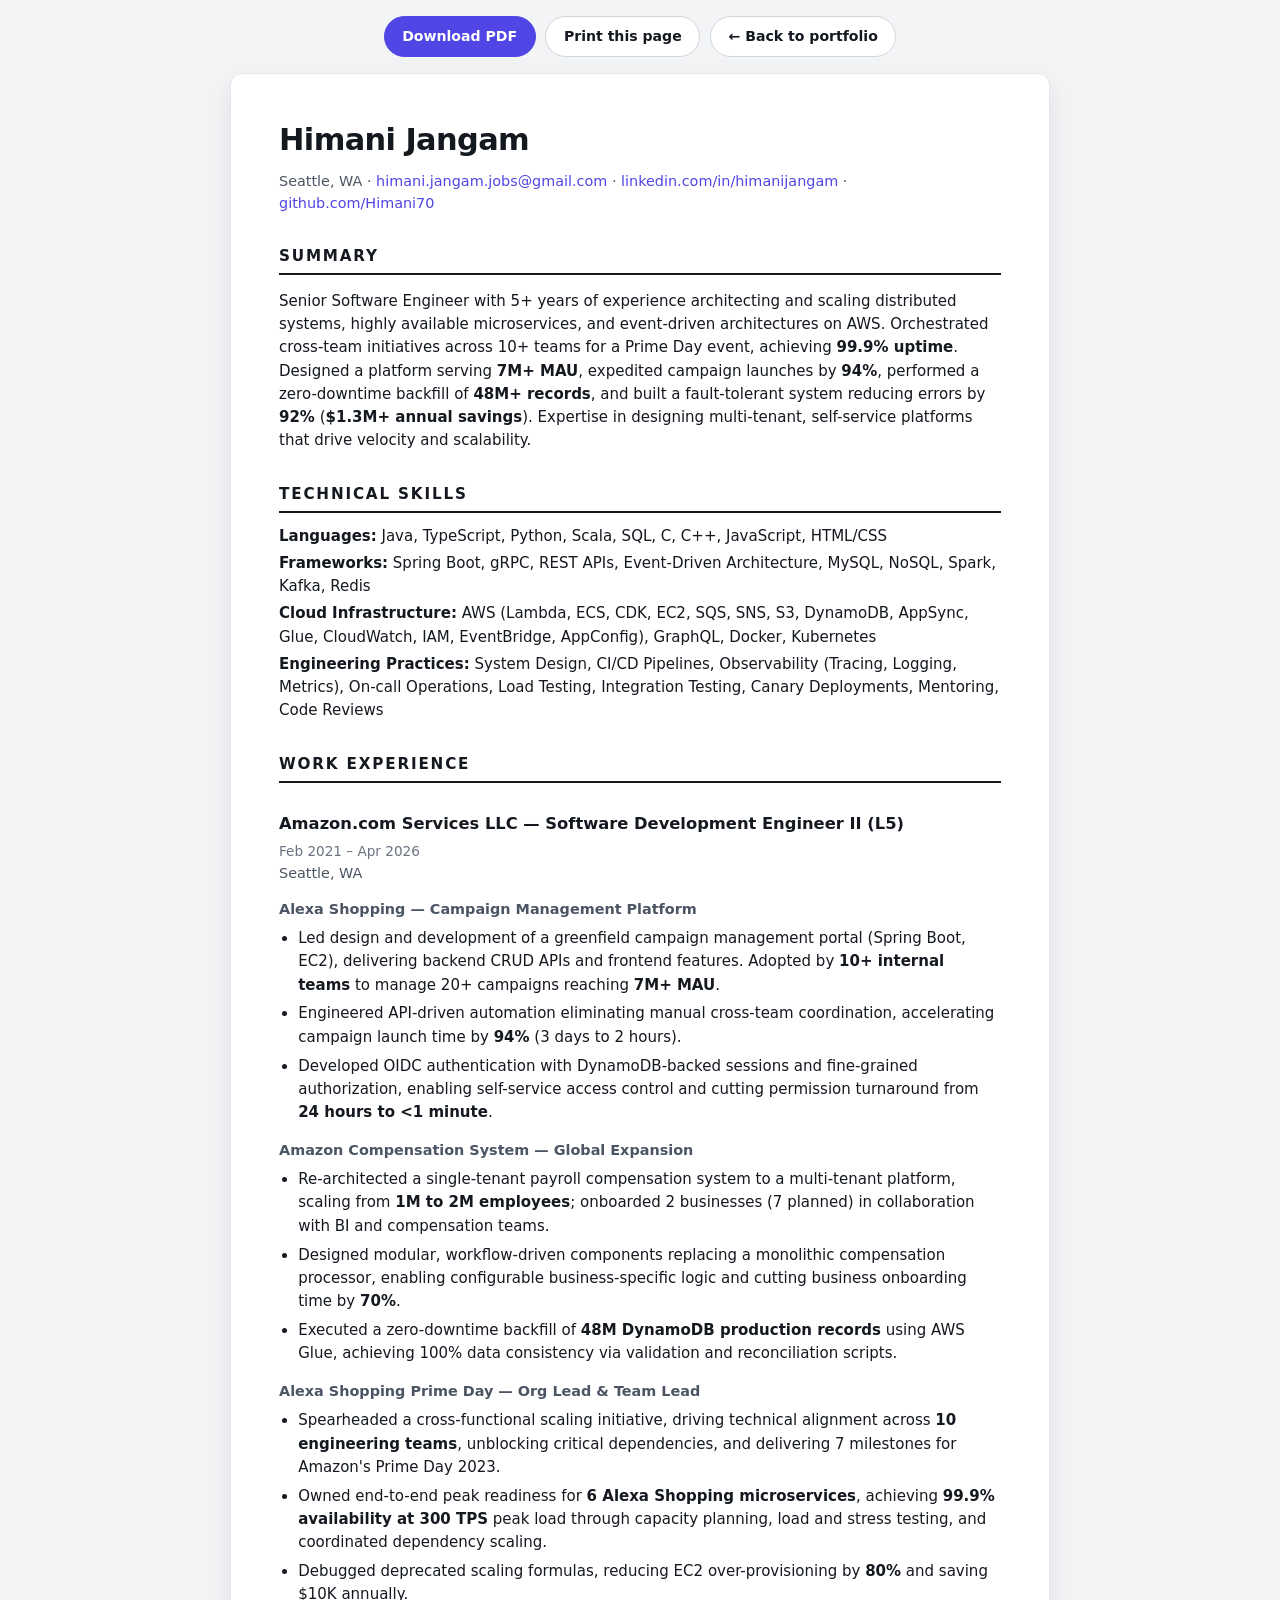
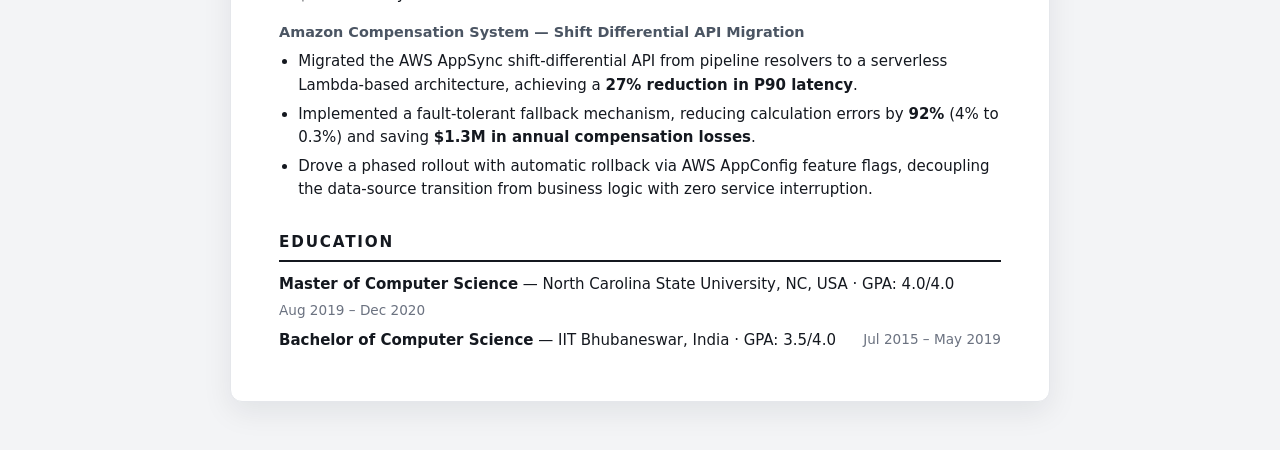
<file: resume.html>
<!DOCTYPE html>
<html lang="en">
  <head>
    <meta charset="UTF-8" />
    <meta name="viewport" content="width=device-width, initial-scale=1.0" />
    <title>Himani Jangam — Résumé</title>
    <meta name="description" content="Résumé of Himani Jangam, Senior Software Engineer — 5+ years at Amazon building distributed systems on AWS." />
    <link rel="icon" href="favicon.svg" type="image/svg+xml" />
    <style>
      :root {
        --ink: #14181f;
        --muted: #4b5563;
        --faint: #6b7280;
        --accent: #4f46e5;
        --rule: #e5e7eb;
      }
      * { box-sizing: border-box; }
      body {
        margin: 0;
        background: #f3f4f6;
        color: var(--ink);
        font: 15px/1.55 'Inter', system-ui, -apple-system, 'Segoe UI', Arial, sans-serif;
      }
      .toolbar {
        display: flex;
        flex-wrap: wrap;
        gap: 0.6rem;
        justify-content: center;
        padding: 1rem;
      }
      .toolbar a {
        display: inline-block;
        padding: 0.55rem 1.1rem;
        border-radius: 999px;
        font-size: 0.88rem;
        font-weight: 600;
        text-decoration: none;
        border: 1px solid #d1d5db;
        color: var(--ink);
        background: #fff;
      }
      .toolbar a.primary { background: var(--accent); border-color: var(--accent); color: #fff; }
      .page {
        max-width: 820px;
        margin: 0 auto 3rem;
        padding: 2.6rem 3rem;
        background: #fff;
        border: 1px solid var(--rule);
        border-radius: 12px;
        box-shadow: 0 10px 30px rgba(15, 23, 42, 0.08);
      }
      h1 { margin: 0; font-size: 1.9rem; letter-spacing: -0.02em; }
      .contact { margin: 0.4rem 0 0; font-size: 0.9rem; color: var(--muted); }
      .contact a { color: var(--accent); text-decoration: none; }
      h2 {
        margin: 1.9rem 0 0.7rem;
        padding-bottom: 0.3rem;
        border-bottom: 2px solid var(--ink);
        font-size: 0.95rem;
        letter-spacing: 0.12em;
        text-transform: uppercase;
      }
      h3 { margin: 1rem 0 0.1rem; font-size: 1.02rem; }
      .role-line {
        display: flex;
        flex-wrap: wrap;
        justify-content: space-between;
        gap: 0.25rem 1.5rem;
        align-items: baseline;
      }
      .dates { font-size: 0.85rem; color: var(--faint); white-space: nowrap; }
      .sub { margin: 0; font-size: 0.9rem; color: var(--muted); }
      ul { margin: 0.45rem 0 0.9rem; padding-left: 1.2rem; }
      li { margin-bottom: 0.35rem; }
      li strong, p strong { font-weight: 600; }
      .skills p { margin: 0.25rem 0; }
      .skills strong { display: inline-block; min-width: 0; }
      .edu-line { display: flex; flex-wrap: wrap; justify-content: space-between; gap: 0.25rem 1.5rem; margin: 0.45rem 0; }
      .edu-line p { margin: 0; }

      @media (max-width: 640px) {
        .page { padding: 1.8rem 1.4rem; border-radius: 0; }
      }
      @media print {
        body { background: #fff; }
        .toolbar { display: none; }
        .page {
          max-width: none;
          margin: 0;
          padding: 0;
          border: 0;
          border-radius: 0;
          box-shadow: none;
        }
        a { color: inherit; text-decoration: none; }
      }
    </style>
  </head>
  <body>
    <nav class="toolbar" aria-label="Résumé actions">
      <a class="primary" href="assets/Himani_Jangam_Resume.pdf" download>Download PDF</a>
      <a href="javascript:window.print()">Print this page</a>
      <a href="index.html">← Back to portfolio</a>
    </nav>

    <main class="page">
      <header>
        <h1>Himani Jangam</h1>
        <p class="contact">
          Seattle, WA · <a href="mailto:himani.jangam.jobs@gmail.com">himani.jangam.jobs@gmail.com</a> ·
          <a href="https://linkedin.com/in/himanijangam">linkedin.com/in/himanijangam</a> ·
          <a href="https://github.com/Himani70">github.com/Himani70</a>
        </p>
      </header>

      <section>
        <h2>Summary</h2>
        <p>
          Senior Software Engineer with 5+ years of experience architecting and scaling distributed systems, highly
          available microservices, and event-driven architectures on AWS. Orchestrated cross-team initiatives across
          10+ teams for a Prime Day event, achieving <strong>99.9% uptime</strong>. Designed a platform serving
          <strong>7M+ MAU</strong>, expedited campaign launches by <strong>94%</strong>, performed a zero-downtime
          backfill of <strong>48M+ records</strong>, and built a fault-tolerant system reducing errors by
          <strong>92%</strong> (<strong>$1.3M+ annual savings</strong>). Expertise in designing multi-tenant,
          self-service platforms that drive velocity and scalability.
        </p>
      </section>

      <section class="skills">
        <h2>Technical Skills</h2>
        <p><strong>Languages:</strong> Java, TypeScript, Python, Scala, SQL, C, C++, JavaScript, HTML/CSS</p>
        <p><strong>Frameworks:</strong> Spring Boot, gRPC, REST APIs, Event-Driven Architecture, MySQL, NoSQL, Spark, Kafka, Redis</p>
        <p><strong>Cloud Infrastructure:</strong> AWS (Lambda, ECS, CDK, EC2, SQS, SNS, S3, DynamoDB, AppSync, Glue, CloudWatch, IAM, EventBridge, AppConfig), GraphQL, Docker, Kubernetes</p>
        <p><strong>Engineering Practices:</strong> System Design, CI/CD Pipelines, Observability (Tracing, Logging, Metrics), On-call Operations, Load Testing, Integration Testing, Canary Deployments, Mentoring, Code Reviews</p>
      </section>

      <section>
        <h2>Work Experience</h2>
        <div class="role-line">
          <h3>Amazon.com Services LLC — Software Development Engineer II (L5)</h3>
          <span class="dates">Feb 2021 – Apr 2026</span>
        </div>
        <p class="sub">Seattle, WA</p>

        <p class="sub" style="margin-top: 0.8rem"><strong>Alexa Shopping — Campaign Management Platform</strong></p>
        <ul>
          <li>Led design and development of a greenfield campaign management portal (Spring Boot, EC2), delivering backend CRUD APIs and frontend features. Adopted by <strong>10+ internal teams</strong> to manage 20+ campaigns reaching <strong>7M+ MAU</strong>.</li>
          <li>Engineered API-driven automation eliminating manual cross-team coordination, accelerating campaign launch time by <strong>94%</strong> (3 days to 2 hours).</li>
          <li>Developed OIDC authentication with DynamoDB-backed sessions and fine-grained authorization, enabling self-service access control and cutting permission turnaround from <strong>24 hours to &lt;1 minute</strong>.</li>
        </ul>

        <p class="sub"><strong>Amazon Compensation System — Global Expansion</strong></p>
        <ul>
          <li>Re-architected a single-tenant payroll compensation system to a multi-tenant platform, scaling from <strong>1M to 2M employees</strong>; onboarded 2 businesses (7 planned) in collaboration with BI and compensation teams.</li>
          <li>Designed modular, workflow-driven components replacing a monolithic compensation processor, enabling configurable business-specific logic and cutting business onboarding time by <strong>70%</strong>.</li>
          <li>Executed a zero-downtime backfill of <strong>48M DynamoDB production records</strong> using AWS Glue, achieving 100% data consistency via validation and reconciliation scripts.</li>
        </ul>

        <p class="sub"><strong>Alexa Shopping Prime Day — Org Lead &amp; Team Lead</strong></p>
        <ul>
          <li>Spearheaded a cross-functional scaling initiative, driving technical alignment across <strong>10 engineering teams</strong>, unblocking critical dependencies, and delivering 7 milestones for Amazon's Prime Day 2023.</li>
          <li>Owned end-to-end peak readiness for <strong>6 Alexa Shopping microservices</strong>, achieving <strong>99.9% availability at 300 TPS</strong> peak load through capacity planning, load and stress testing, and coordinated dependency scaling.</li>
          <li>Debugged deprecated scaling formulas, reducing EC2 over-provisioning by <strong>80%</strong> and saving $10K annually.</li>
        </ul>

        <p class="sub"><strong>Amazon Compensation System — Shift Differential API Migration</strong></p>
        <ul>
          <li>Migrated the AWS AppSync shift-differential API from pipeline resolvers to a serverless Lambda-based architecture, achieving a <strong>27% reduction in P90 latency</strong>.</li>
          <li>Implemented a fault-tolerant fallback mechanism, reducing calculation errors by <strong>92%</strong> (4% to 0.3%) and saving <strong>$1.3M in annual compensation losses</strong>.</li>
          <li>Drove a phased rollout with automatic rollback via AWS AppConfig feature flags, decoupling the data-source transition from business logic with zero service interruption.</li>
        </ul>
      </section>

      <section>
        <h2>Education</h2>
        <div class="edu-line">
          <p><strong>Master of Computer Science</strong> — North Carolina State University, NC, USA · GPA: 4.0/4.0</p>
          <span class="dates">Aug 2019 – Dec 2020</span>
        </div>
        <div class="edu-line">
          <p><strong>Bachelor of Computer Science</strong> — IIT Bhubaneswar, India · GPA: 3.5/4.0</p>
          <span class="dates">Jul 2015 – May 2019</span>
        </div>
      </section>
    </main>
  </body>
</html>
</file>
